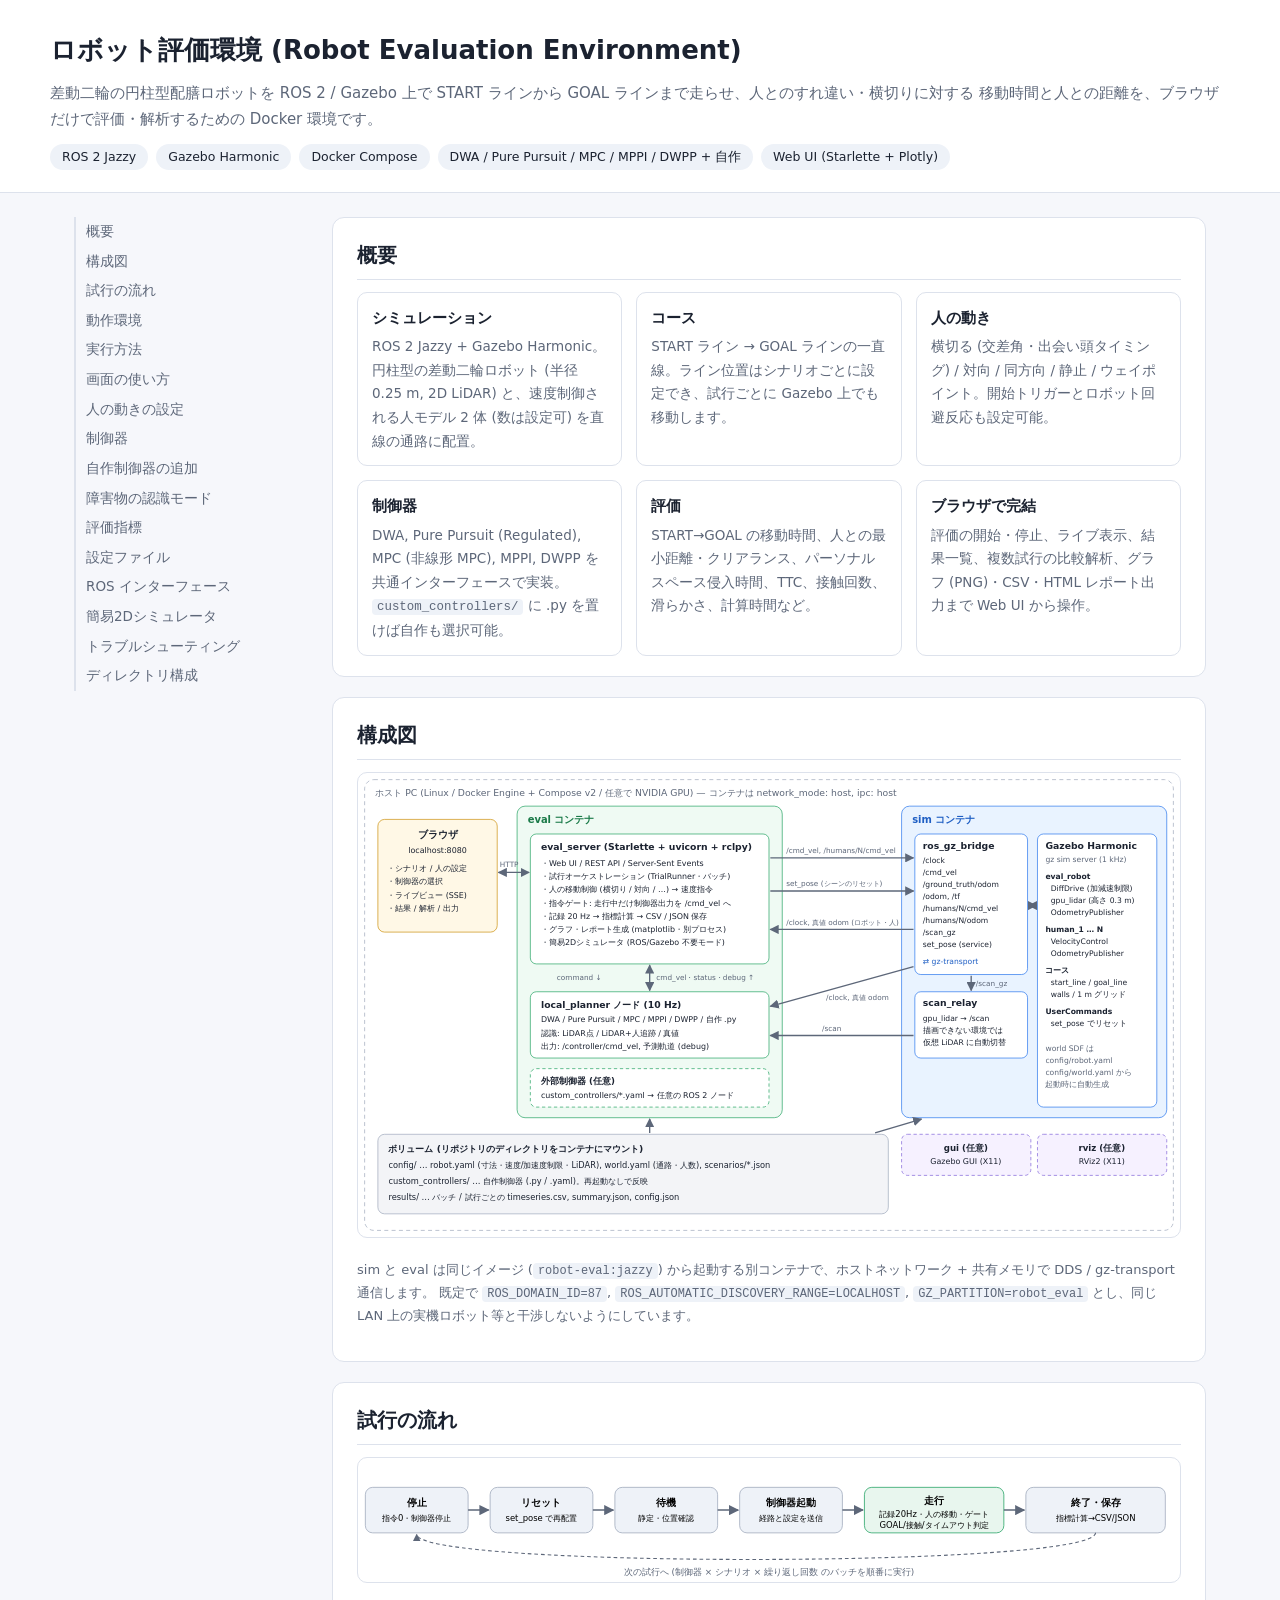
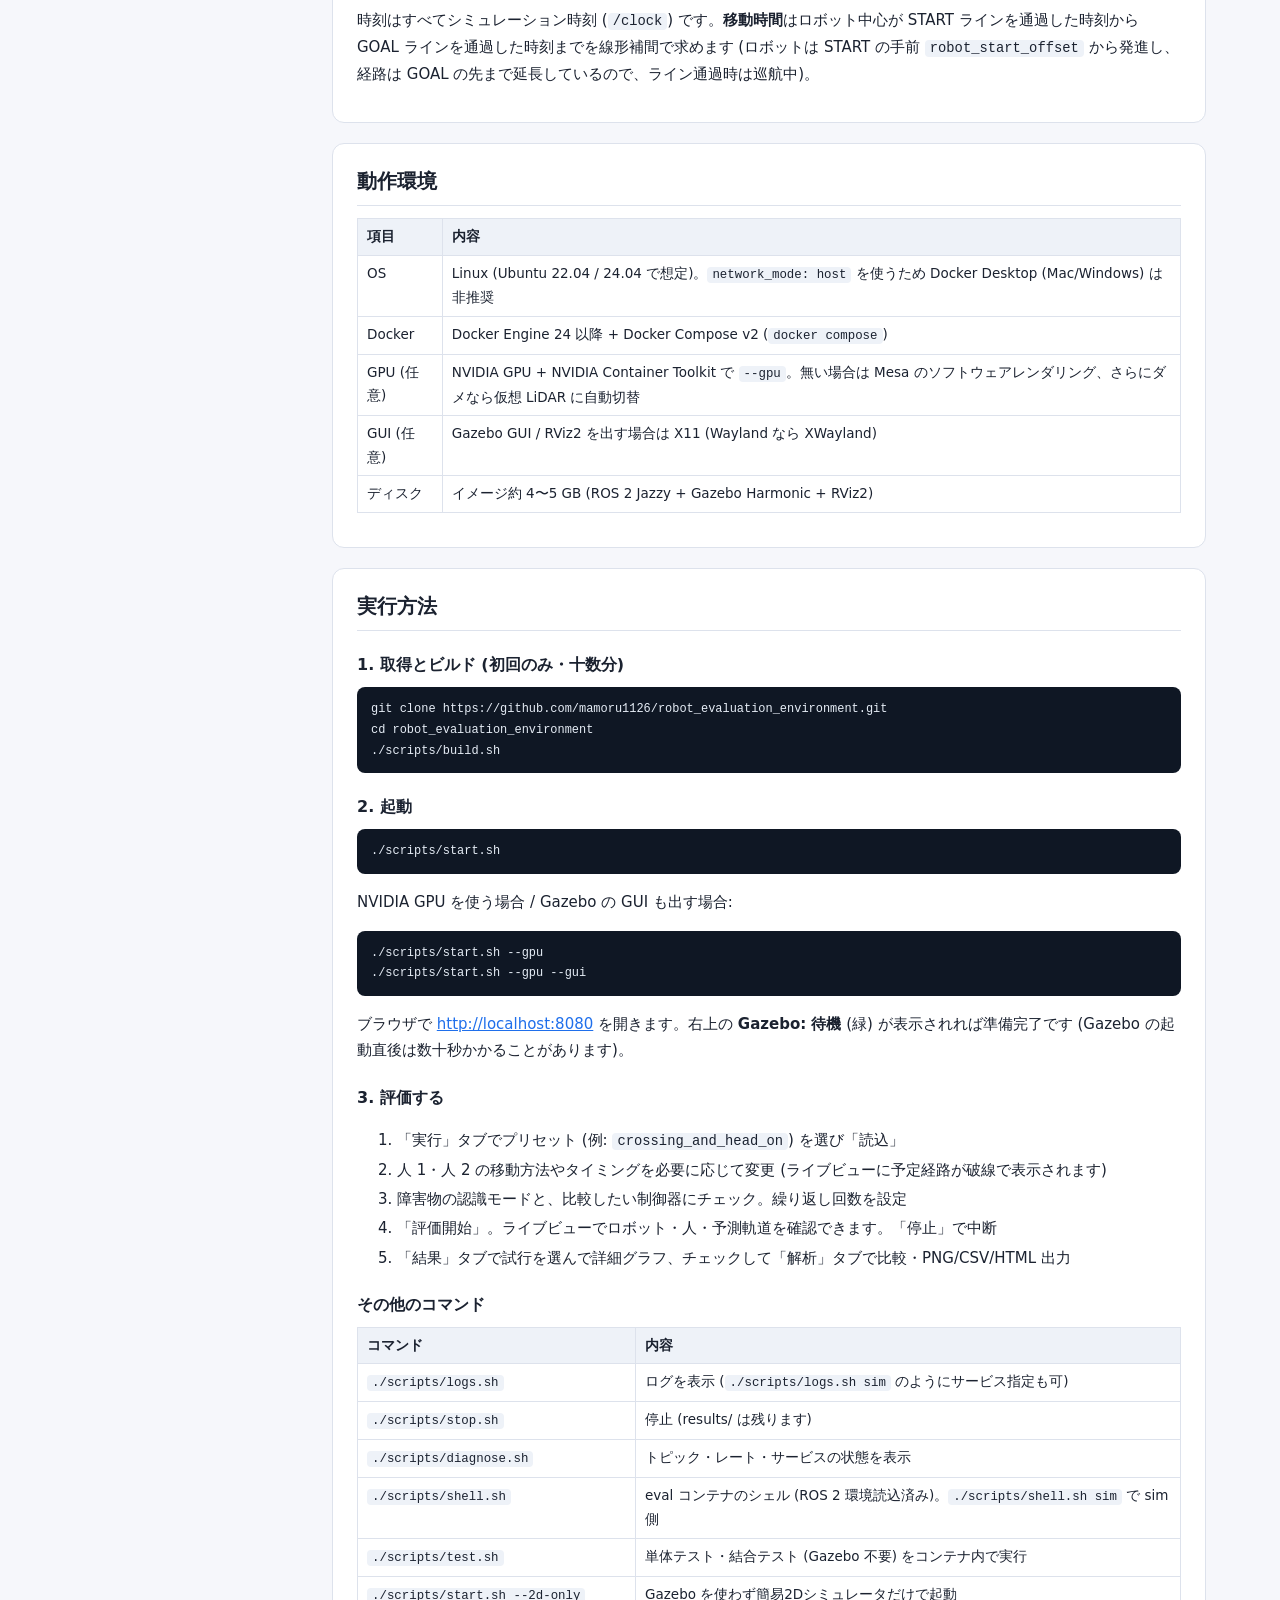
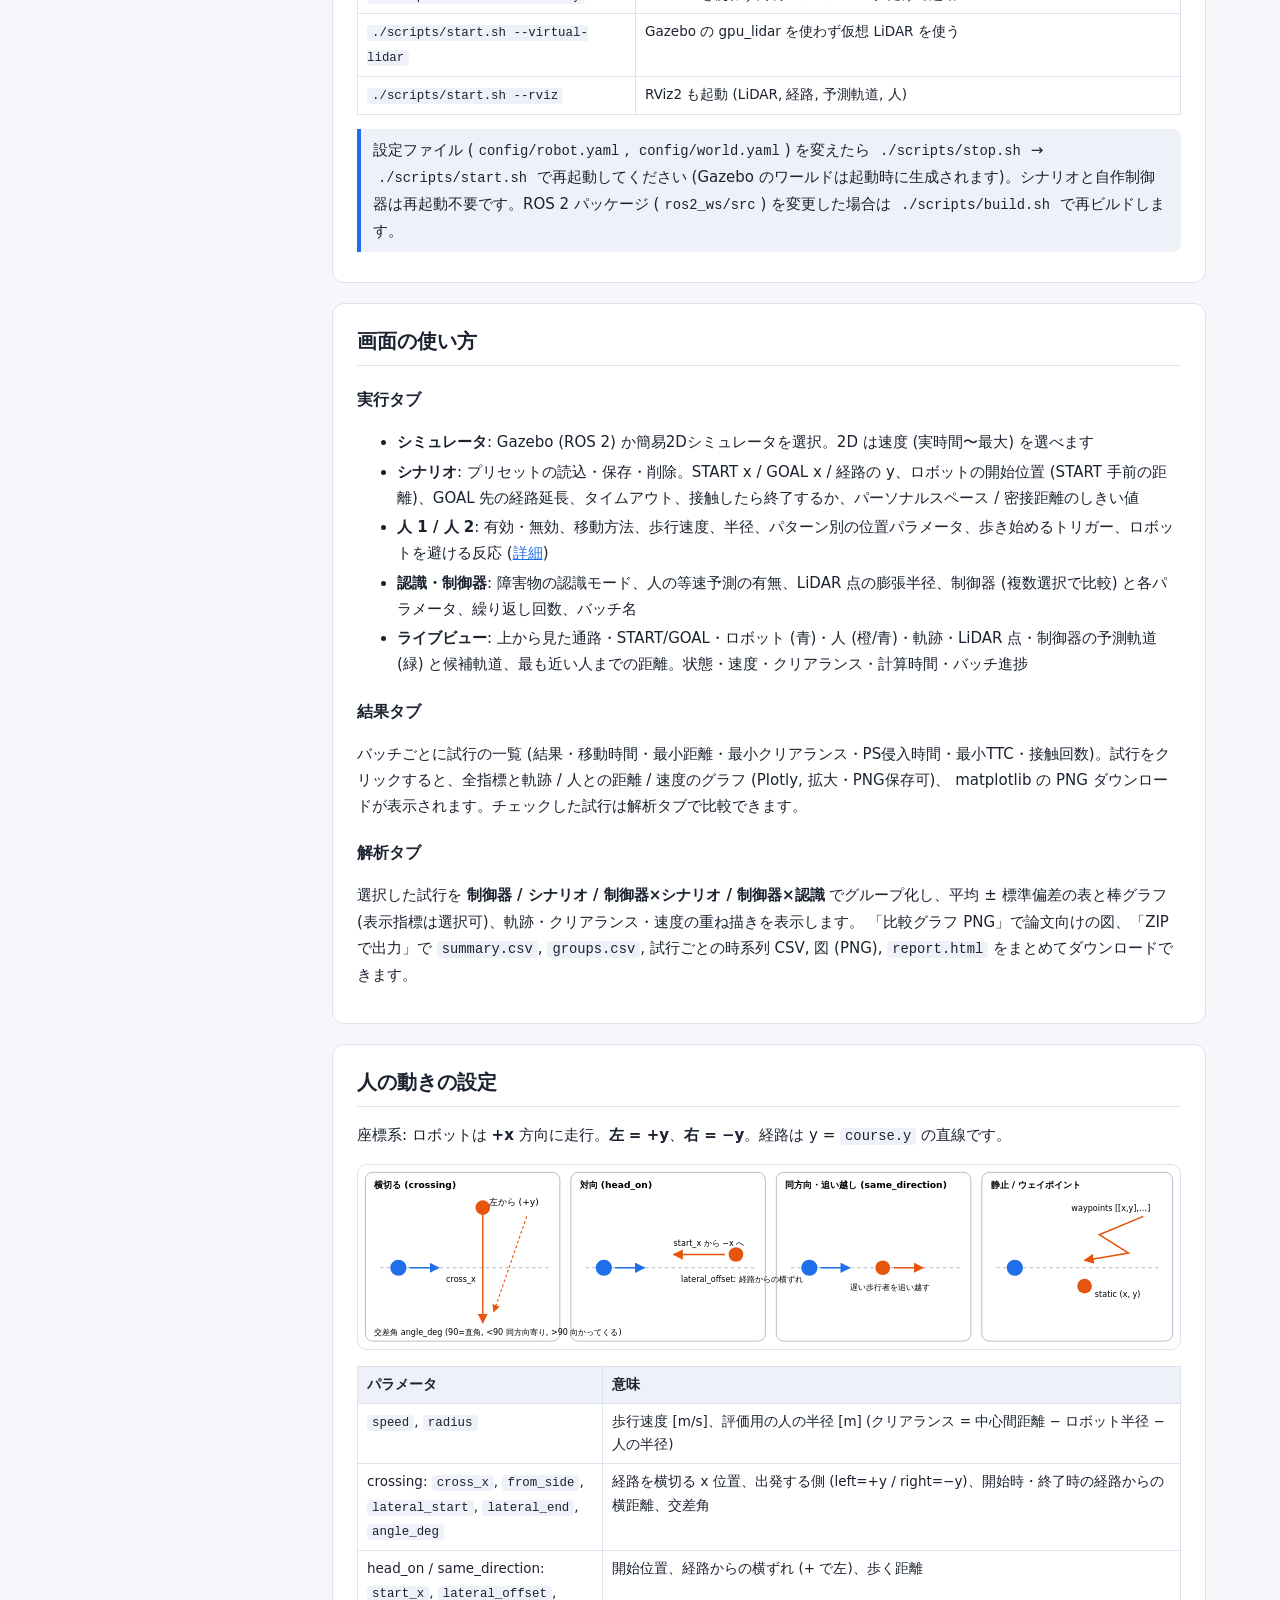
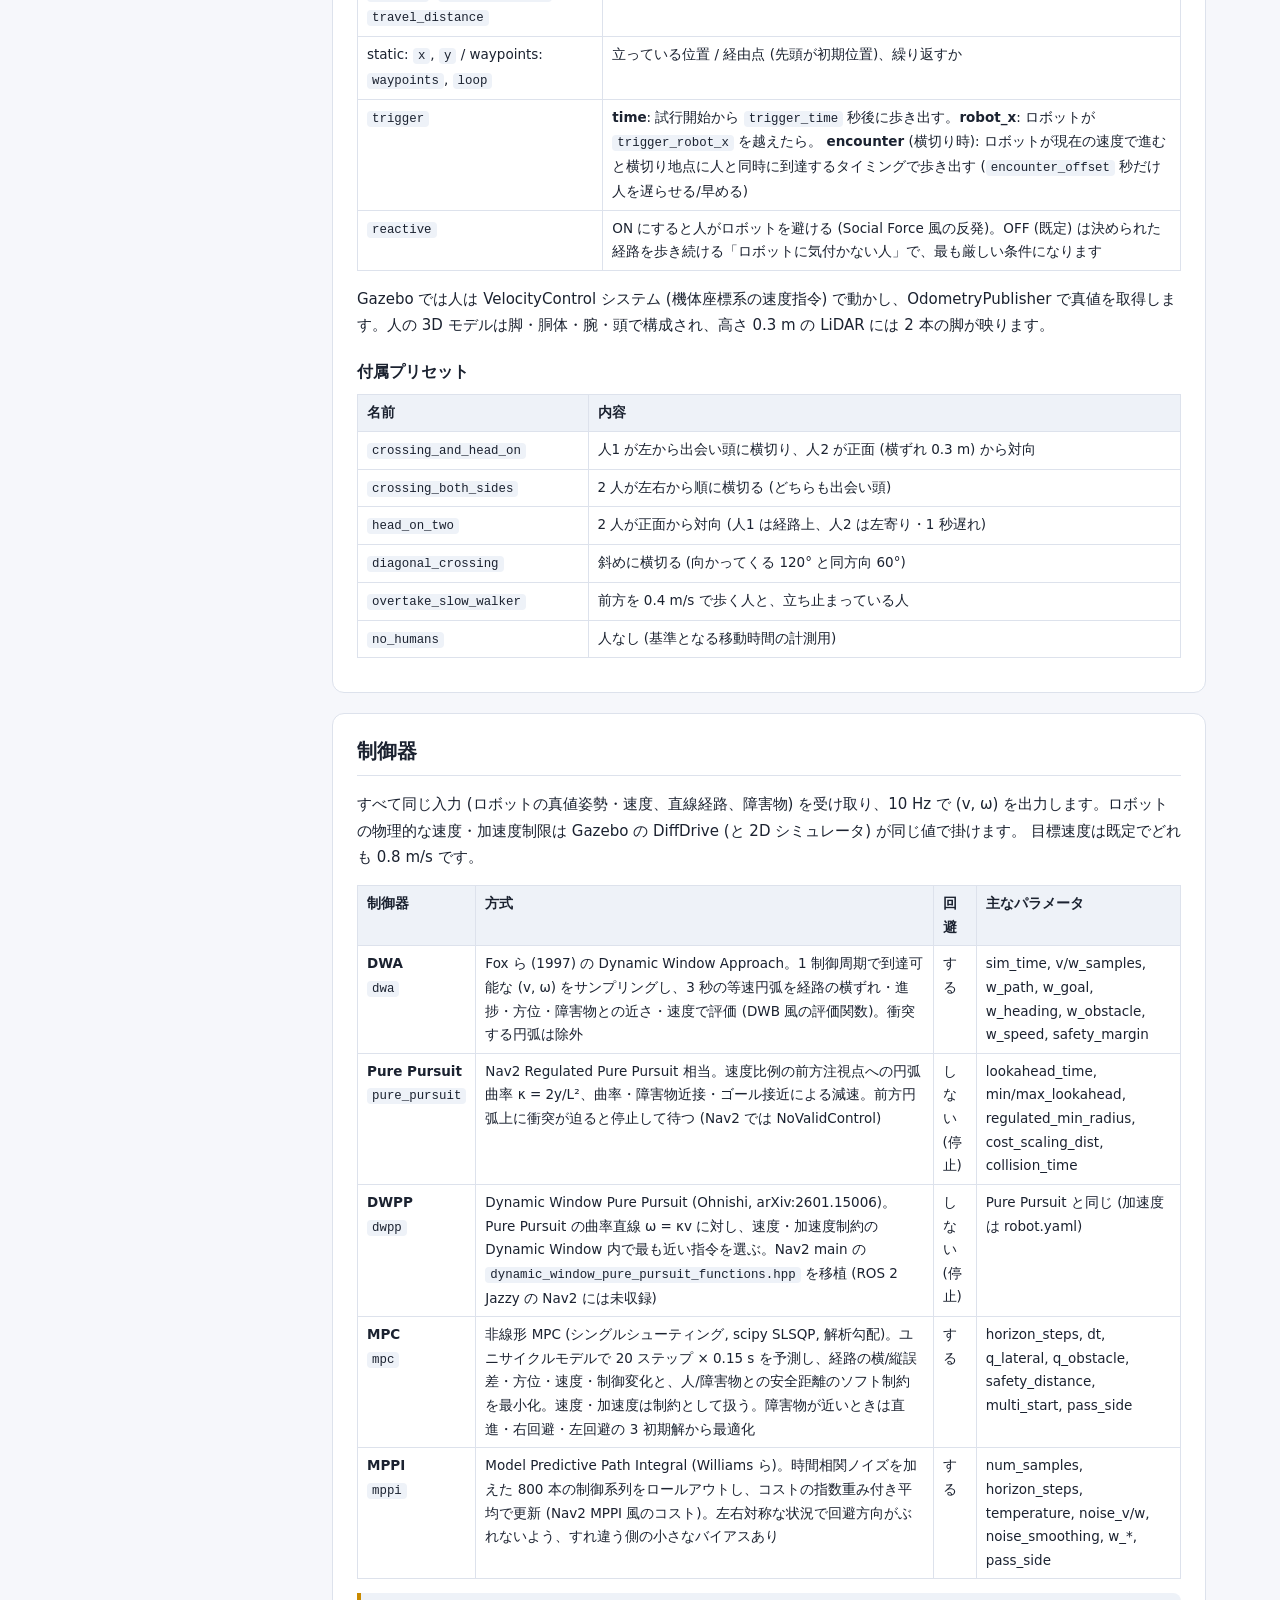
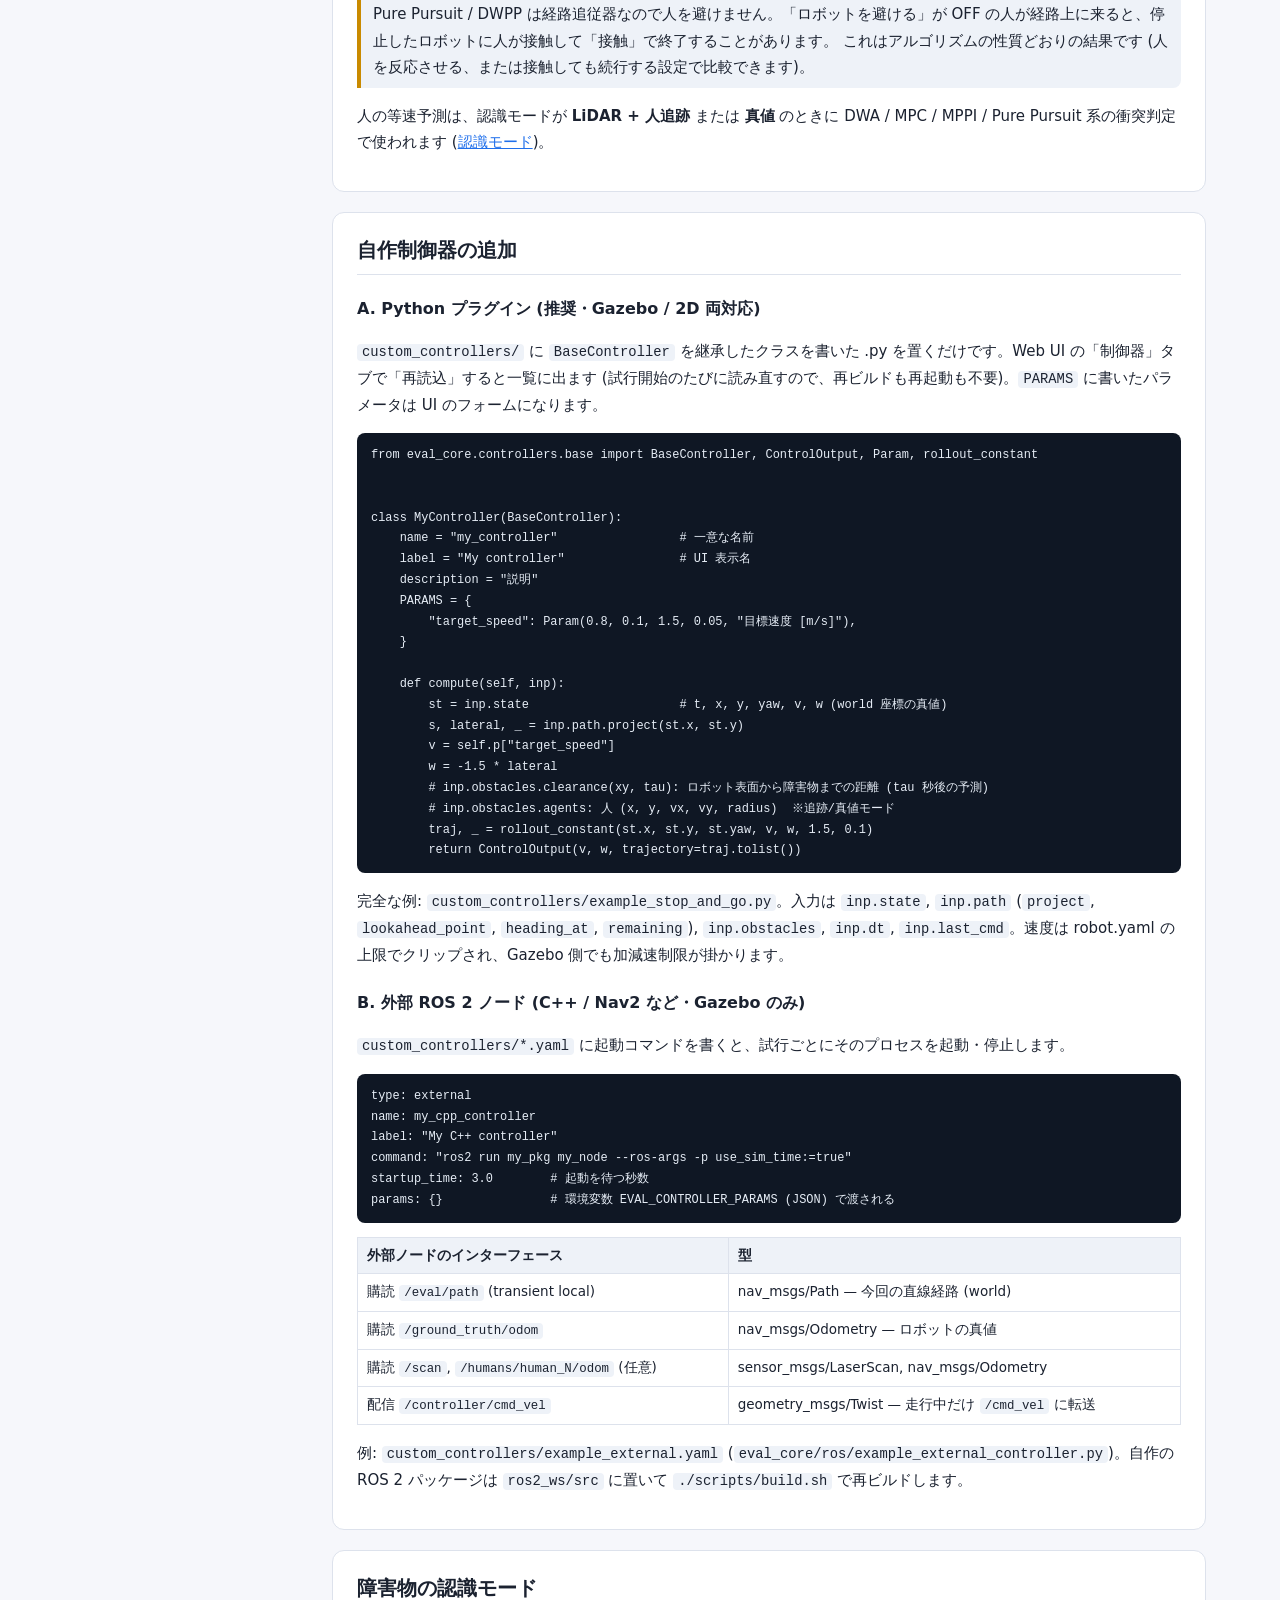
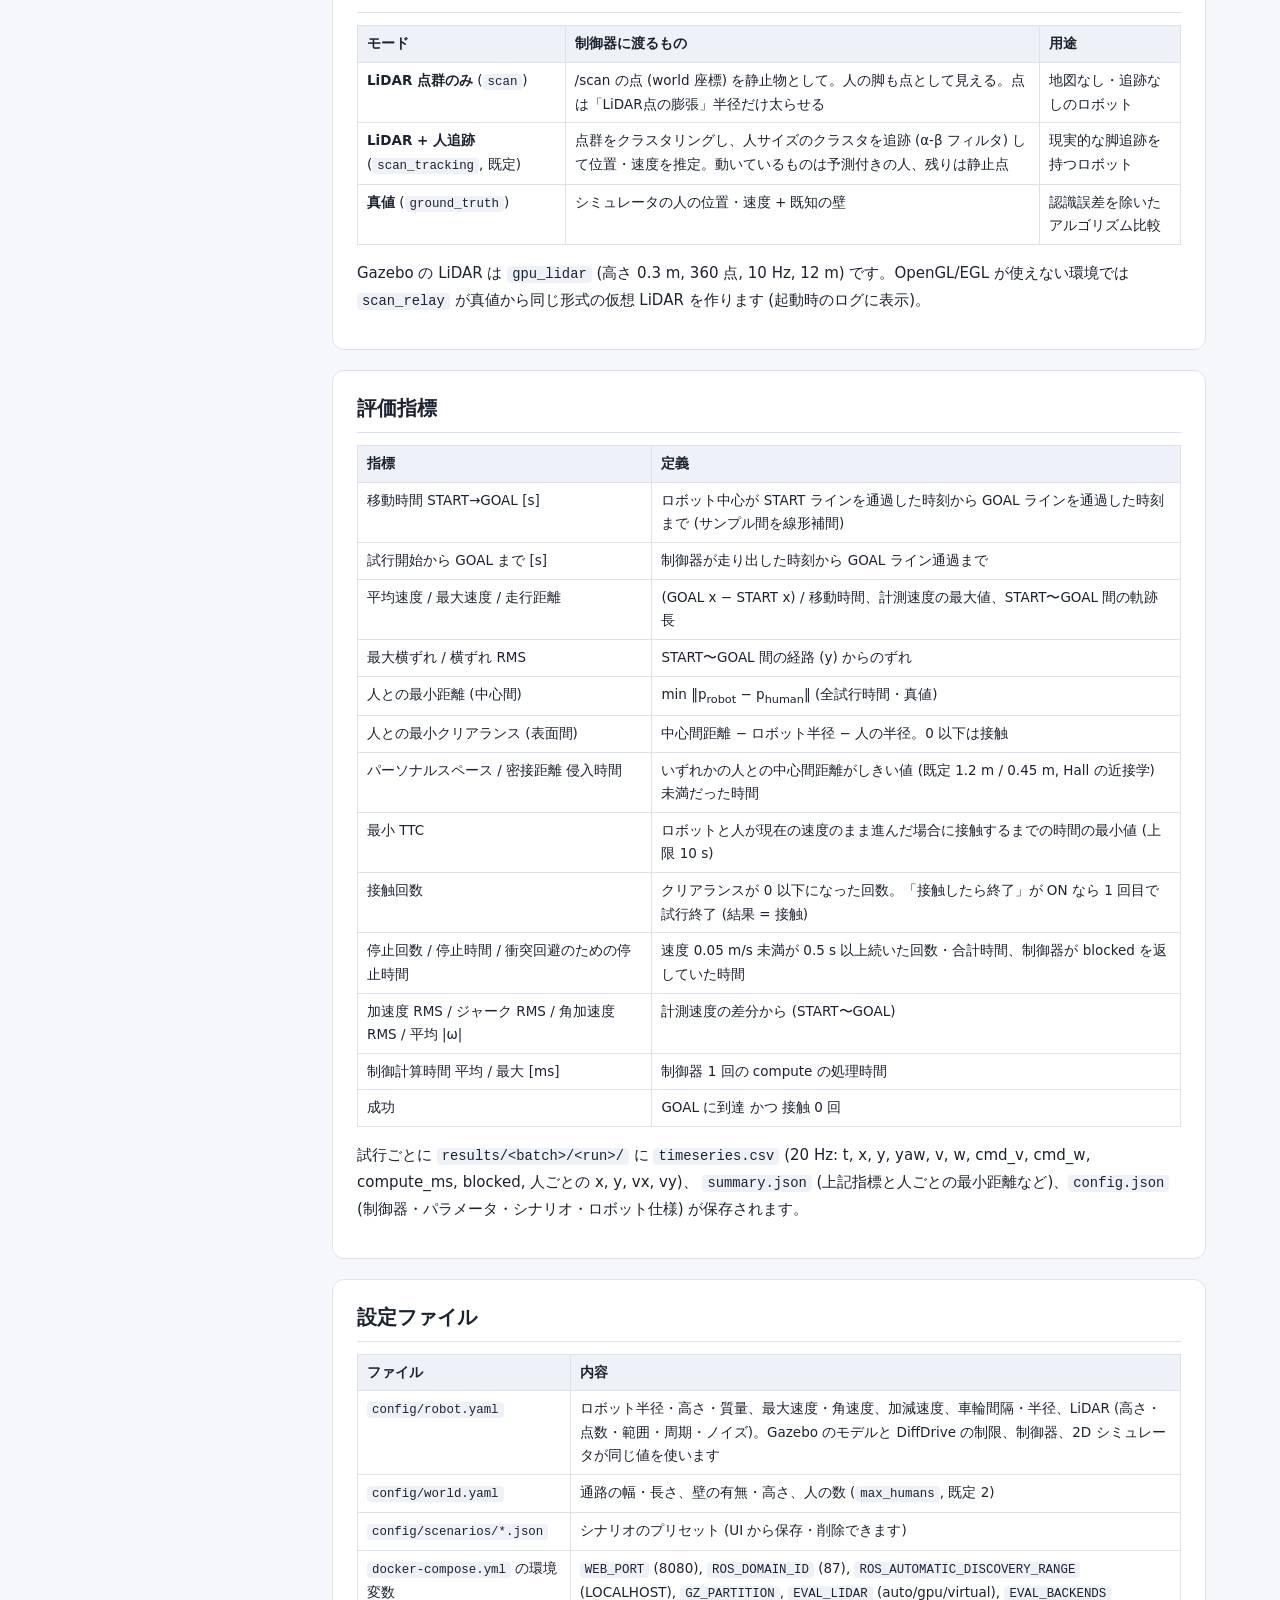
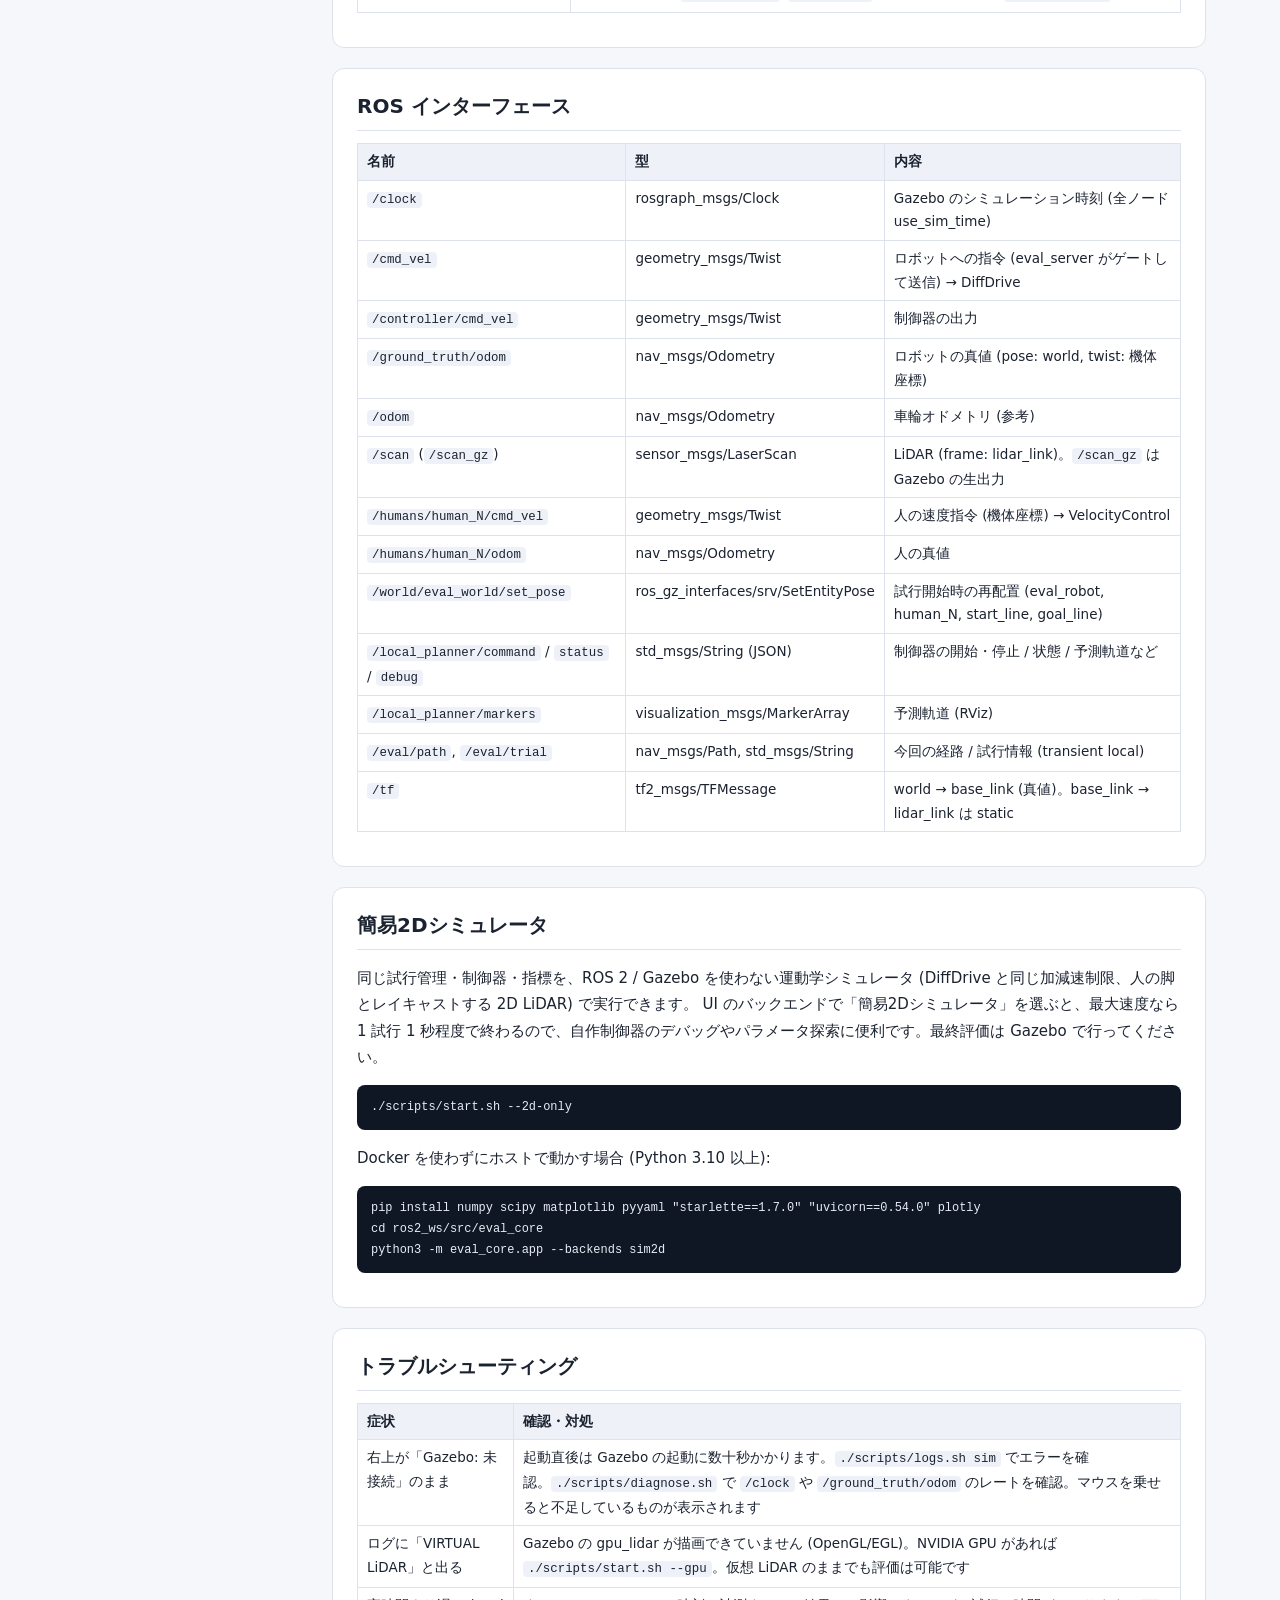
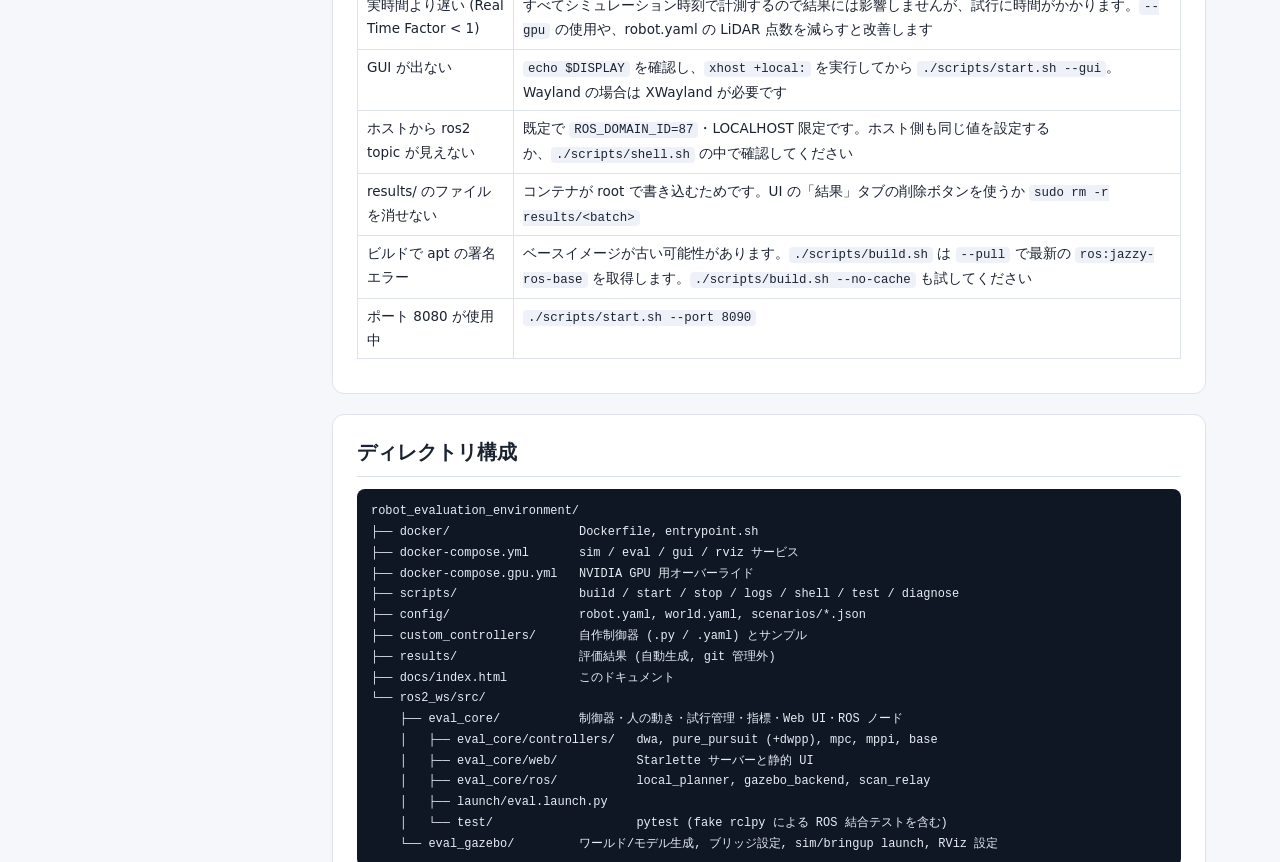
<file: docs/index.html>
<!doctype html>
<html lang="ja">
<head>
<meta charset="utf-8">
<meta name="viewport" content="width=device-width, initial-scale=1">
<title>Robot Evaluation Environment</title>
<style>
:root{--bg:#f6f7fb;--panel:#fff;--ink:#1b2230;--muted:#5d6779;--line:#dde2ec;--accent:#1f6feb;--code:#0f1724;--code-ink:#e6edf6;--chip:#eef2f8;--ok:#1a9e5c;--warn:#c98a00;--bad:#d1453b;--sim:#e9f3ff;--eval:#effaf3;--opt:#f6f1ff}
@media (prefers-color-scheme:dark){:root{--bg:#0f141c;--panel:#161d28;--ink:#e5eaf2;--muted:#9aa5b8;--line:#2a3446;--accent:#5b9bff;--chip:#222c3b;--sim:#16263a;--eval:#15291f;--opt:#231d33}}
*{box-sizing:border-box}
body{margin:0;background:var(--bg);color:var(--ink);font:15px/1.75 system-ui,-apple-system,"Segoe UI","Hiragino Sans","Noto Sans JP","Yu Gothic UI",sans-serif}
a{color:var(--accent)}
header{background:var(--panel);border-bottom:1px solid var(--line);padding:28px 24px 22px}
header .inner,main{max-width:1180px;margin:0 auto}
h1{margin:0 0 6px;font-size:26px}
header p{margin:0;color:var(--muted)}
.badges{display:flex;gap:8px;flex-wrap:wrap;margin-top:12px}
.badge{background:var(--chip);border-radius:999px;padding:2px 12px;font-size:12.5px}
.layout{display:grid;grid-template-columns:230px minmax(0,1fr);gap:28px;max-width:1180px;margin:0 auto;padding:24px}
nav.toc{position:sticky;top:16px;align-self:start;font-size:13.5px}
nav.toc a{display:block;color:var(--muted);text-decoration:none;padding:3px 0 3px 10px;border-left:2px solid var(--line)}
nav.toc a:hover{color:var(--ink);border-left-color:var(--accent)}
@media (max-width:900px){.layout{grid-template-columns:minmax(0,1fr)}nav.toc{position:static;columns:2}}
section{background:var(--panel);border:1px solid var(--line);border-radius:12px;padding:20px 24px;margin-bottom:20px}
h2{font-size:20px;margin:0 0 12px;padding-bottom:6px;border-bottom:1px solid var(--line)}
h3{font-size:16px;margin:20px 0 8px}
pre{background:var(--code);color:var(--code-ink);padding:12px 14px;border-radius:8px;overflow-x:auto;font:13px/1.6 ui-monospace,SFMono-Regular,Menlo,Consolas,monospace;margin:8px 0 14px}
code{font-family:ui-monospace,SFMono-Regular,Menlo,Consolas,monospace;font-size:.92em;background:var(--chip);padding:1px 5px;border-radius:4px}
pre code{background:none;padding:0;color:inherit}
table{border-collapse:collapse;width:100%;font-size:13.5px;margin:8px 0 14px}
th,td{border:1px solid var(--line);padding:6px 9px;text-align:left;vertical-align:top}
th{background:var(--chip)}
.note{border-left:4px solid var(--accent);background:var(--chip);padding:8px 12px;border-radius:0 8px 8px 0;margin:10px 0}
.warn{border-left-color:var(--warn)}
.grid2{display:grid;grid-template-columns:repeat(auto-fit,minmax(260px,1fr));gap:14px}
.card{border:1px solid var(--line);border-radius:10px;padding:12px 14px}
.card h4{margin:0 0 4px}
.card p{margin:0;color:var(--muted);font-size:13.5px}
svg text{font-family:system-ui,"Hiragino Sans","Noto Sans JP",sans-serif}
.diagram{width:100%;height:auto;border:1px solid var(--line);border-radius:10px;background:var(--panel)}
.small{font-size:13px;color:var(--muted)}
ol li,ul li{margin:3px 0}
.kbd{border:1px solid var(--line);border-bottom-width:2px;border-radius:4px;padding:0 5px;font-size:12px}
</style>
</head>
<body>
<header><div class="inner">
  <h1>ロボット評価環境 (Robot Evaluation Environment)</h1>
  <p>差動二輪の円柱型配膳ロボットを ROS 2 / Gazebo 上で START ラインから GOAL ラインまで走らせ、人とのすれ違い・横切りに対する
    移動時間と人との距離を、ブラウザだけで評価・解析するための Docker 環境です。</p>
  <div class="badges">
    <span class="badge">ROS 2 Jazzy</span><span class="badge">Gazebo Harmonic</span><span class="badge">Docker Compose</span>
    <span class="badge">DWA / Pure Pursuit / MPC / MPPI / DWPP + 自作</span><span class="badge">Web UI (Starlette + Plotly)</span>
  </div>
</div></header>

<div class="layout">
<nav class="toc">
  <a href="#overview">概要</a>
  <a href="#architecture">構成図</a>
  <a href="#flow">試行の流れ</a>
  <a href="#requirements">動作環境</a>
  <a href="#quickstart">実行方法</a>
  <a href="#ui">画面の使い方</a>
  <a href="#humans">人の動きの設定</a>
  <a href="#controllers">制御器</a>
  <a href="#custom">自作制御器の追加</a>
  <a href="#perception">障害物の認識モード</a>
  <a href="#metrics">評価指標</a>
  <a href="#config">設定ファイル</a>
  <a href="#ros">ROS インターフェース</a>
  <a href="#sim2d">簡易2Dシミュレータ</a>
  <a href="#troubleshooting">トラブルシューティング</a>
  <a href="#files">ディレクトリ構成</a>
</nav>

<main>
<!-- ============================================================== -->
<section id="overview">
  <h2>概要</h2>
  <div class="grid2">
    <div class="card"><h4>シミュレーション</h4><p>ROS 2 Jazzy + Gazebo Harmonic。円柱型の差動二輪ロボット (半径 0.25 m, 2D LiDAR) と、速度制御される人モデル 2 体 (数は設定可) を直線の通路に配置。</p></div>
    <div class="card"><h4>コース</h4><p>START ライン → GOAL ラインの一直線。ライン位置はシナリオごとに設定でき、試行ごとに Gazebo 上でも移動します。</p></div>
    <div class="card"><h4>人の動き</h4><p>横切る (交差角・出会い頭タイミング) / 対向 / 同方向 / 静止 / ウェイポイント。開始トリガーとロボット回避反応も設定可能。</p></div>
    <div class="card"><h4>制御器</h4><p>DWA, Pure Pursuit (Regulated), MPC (非線形 MPC), MPPI, DWPP を共通インターフェースで実装。<code>custom_controllers/</code> に .py を置けば自作も選択可能。</p></div>
    <div class="card"><h4>評価</h4><p>START→GOAL の移動時間、人との最小距離・クリアランス、パーソナルスペース侵入時間、TTC、接触回数、滑らかさ、計算時間など。</p></div>
    <div class="card"><h4>ブラウザで完結</h4><p>評価の開始・停止、ライブ表示、結果一覧、複数試行の比較解析、グラフ (PNG)・CSV・HTML レポート出力まで Web UI から操作。</p></div>
  </div>
</section>

<!-- ============================================================== -->
<section id="architecture">
  <h2>構成図</h2>
  <svg class="diagram" viewBox="0 0 1240 700" role="img" aria-label="システム構成図">
    <defs>
      <marker id="ar" viewBox="0 0 10 10" refX="9" refY="5" markerWidth="7" markerHeight="7" orient="auto-start-reverse"><path d="M0,0 L10,5 L0,10 z" fill="#5d6779"/></marker>
    </defs>
    <rect x="10" y="10" width="1220" height="680" rx="14" fill="none" stroke="#9aa5b8" stroke-dasharray="6 5"/>
    <text x="26" y="34" font-size="14" fill="#5d6779">ホスト PC (Linux / Docker Engine + Compose v2 / 任意で NVIDIA GPU)  —  コンテナは network_mode: host, ipc: host</text>

    <!-- browser -->
    <rect x="30" y="70" width="180" height="170" rx="10" fill="#fff8e6" stroke="#c98a00"/>
    <text x="120" y="98" font-size="15" font-weight="700" text-anchor="middle" fill="#1b2230">ブラウザ</text>
    <text x="120" y="120" font-size="12" text-anchor="middle" fill="#1b2230">localhost:8080</text>
    <g font-size="12" fill="#1b2230">
      <text x="44" y="148">・シナリオ / 人の設定</text>
      <text x="44" y="168">・制御器の選択</text>
      <text x="44" y="188">・ライブビュー (SSE)</text>
      <text x="44" y="208">・結果 / 解析 / 出力</text>
    </g>

    <!-- eval container -->
    <rect x="240" y="50" width="400" height="470" rx="12" fill="#effaf3" stroke="#1a9e5c"/>
    <text x="256" y="76" font-size="15" font-weight="700" fill="#1a7a48">eval コンテナ</text>
    <rect x="260" y="92" width="360" height="196" rx="9" fill="#fff" stroke="#1a9e5c"/>
    <text x="276" y="116" font-size="14" font-weight="700" fill="#1b2230">eval_server (Starlette + uvicorn + rclpy)</text>
    <g font-size="12" fill="#1b2230">
      <text x="276" y="140">・Web UI / REST API / Server-Sent Events</text>
      <text x="276" y="160">・試行オーケストレーション (TrialRunner・バッチ)</text>
      <text x="276" y="180">・人の移動制御 (横切り / 対向 / …) → 速度指令</text>
      <text x="276" y="200">・指令ゲート: 走行中だけ制御器出力を /cmd_vel へ</text>
      <text x="276" y="220">・記録 20 Hz → 指標計算 → CSV / JSON 保存</text>
      <text x="276" y="240">・グラフ・レポート生成 (matplotlib・別プロセス)</text>
      <text x="276" y="260">・簡易2Dシミュレータ (ROS/Gazebo 不要モード)</text>
    </g>
    <rect x="260" y="330" width="360" height="100" rx="9" fill="#fff" stroke="#1a9e5c"/>
    <text x="276" y="354" font-size="14" font-weight="700" fill="#1b2230">local_planner ノード (10 Hz)</text>
    <g font-size="12" fill="#1b2230">
      <text x="276" y="376">DWA / Pure Pursuit / MPC / MPPI / DWPP / 自作 .py</text>
      <text x="276" y="396">認識: LiDAR点 / LiDAR+人追跡 / 真値</text>
      <text x="276" y="416">出力: /controller/cmd_vel, 予測軌道 (debug)</text>
    </g>
    <rect x="260" y="446" width="360" height="58" rx="9" fill="#fff" stroke="#1a9e5c" stroke-dasharray="5 4"/>
    <text x="276" y="469" font-size="13" font-weight="700" fill="#1b2230">外部制御器 (任意)</text>
    <text x="276" y="490" font-size="12" fill="#1b2230">custom_controllers/*.yaml → 任意の ROS 2 ノード</text>

    <!-- sim container -->
    <rect x="820" y="50" width="400" height="470" rx="12" fill="#e9f3ff" stroke="#1f6feb"/>
    <text x="836" y="76" font-size="15" font-weight="700" fill="#1f5fc4">sim コンテナ</text>
    <rect x="840" y="92" width="170" height="212" rx="9" fill="#fff" stroke="#1f6feb"/>
    <text x="852" y="114" font-size="14" font-weight="700" fill="#1b2230">ros_gz_bridge</text>
    <g font-size="11.5" fill="#1b2230">
      <text x="852" y="136">/clock</text>
      <text x="852" y="154">/cmd_vel</text>
      <text x="852" y="172">/ground_truth/odom</text>
      <text x="852" y="190">/odom, /tf</text>
      <text x="852" y="208">/humans/N/cmd_vel</text>
      <text x="852" y="226">/humans/N/odom</text>
      <text x="852" y="244">/scan_gz</text>
      <text x="852" y="262">set_pose (service)</text>
      <text x="852" y="288" fill="#1f5fc4">⇄ gz-transport</text>
    </g>
    <rect x="840" y="330" width="170" height="100" rx="9" fill="#fff" stroke="#1f6feb"/>
    <text x="852" y="352" font-size="14" font-weight="700" fill="#1b2230">scan_relay</text>
    <g font-size="11.5" fill="#1b2230">
      <text x="852" y="374">gpu_lidar → /scan</text>
      <text x="852" y="392">描画できない環境では</text>
      <text x="852" y="410">仮想 LiDAR に自動切替</text>
    </g>
    <rect x="1025" y="92" width="180" height="412" rx="9" fill="#fff" stroke="#1f6feb"/>
    <text x="1037" y="114" font-size="14" font-weight="700" fill="#1b2230">Gazebo Harmonic</text>
    <g font-size="11.5" fill="#1b2230">
      <text x="1037" y="134" fill="#5d6779">gz sim server (1 kHz)</text>
      <text x="1037" y="160" font-weight="700">eval_robot</text>
      <text x="1045" y="178">DiffDrive (加減速制限)</text>
      <text x="1045" y="196">gpu_lidar (高さ 0.3 m)</text>
      <text x="1045" y="214">OdometryPublisher</text>
      <text x="1037" y="240" font-weight="700">human_1 … N</text>
      <text x="1045" y="258">VelocityControl</text>
      <text x="1045" y="276">OdometryPublisher</text>
      <text x="1037" y="302" font-weight="700">コース</text>
      <text x="1045" y="320">start_line / goal_line</text>
      <text x="1045" y="338">walls / 1 m グリッド</text>
      <text x="1037" y="364" font-weight="700">UserCommands</text>
      <text x="1045" y="382">set_pose でリセット</text>
      <text x="1037" y="420" fill="#5d6779">world SDF は</text>
      <text x="1037" y="438" fill="#5d6779">config/robot.yaml</text>
      <text x="1037" y="456" fill="#5d6779">config/world.yaml から</text>
      <text x="1037" y="474" fill="#5d6779">起動時に自動生成</text>
    </g>

    <!-- optional gui / rviz -->
    <rect x="820" y="545" width="195" height="62" rx="9" fill="#f6f1ff" stroke="#7a5bd6" stroke-dasharray="5 4"/>
    <text x="917" y="570" font-size="13" font-weight="700" text-anchor="middle" fill="#1b2230">gui (任意)</text>
    <text x="917" y="590" font-size="12" text-anchor="middle" fill="#1b2230">Gazebo GUI (X11)</text>
    <rect x="1025" y="545" width="195" height="62" rx="9" fill="#f6f1ff" stroke="#7a5bd6" stroke-dasharray="5 4"/>
    <text x="1122" y="570" font-size="13" font-weight="700" text-anchor="middle" fill="#1b2230">rviz (任意)</text>
    <text x="1122" y="590" font-size="12" text-anchor="middle" fill="#1b2230">RViz2 (X11)</text>

    <!-- volumes -->
    <rect x="30" y="545" width="770" height="120" rx="10" fill="#f3f4f7" stroke="#9aa5b8"/>
    <text x="46" y="571" font-size="14" font-weight="700" fill="#1b2230">ボリューム (リポジトリのディレクトリをコンテナにマウント)</text>
    <g font-size="12.5" fill="#1b2230">
      <text x="46" y="596">config/ … robot.yaml (寸法・速度/加速度制限・LiDAR), world.yaml (通路・人数), scenarios/*.json</text>
      <text x="46" y="620">custom_controllers/ … 自作制御器 (.py / .yaml)。再起動なしで反映</text>
      <text x="46" y="644">results/ … バッチ / 試行ごとの timeseries.csv, summary.json, config.json</text>
    </g>

    <!-- flows -->
    <g stroke="#5d6779" stroke-width="2" fill="none">
      <line x1="212" y1="150" x2="258" y2="150" marker-start="url(#ar)" marker-end="url(#ar)"/>
      <line x1="622" y1="128" x2="838" y2="128" marker-end="url(#ar)"/>
      <line x1="622" y1="178" x2="838" y2="178" marker-end="url(#ar)"/>
      <line x1="838" y1="236" x2="622" y2="236" marker-end="url(#ar)"/>
      <line x1="838" y1="292" x2="622" y2="352" marker-end="url(#ar)"/>
      <line x1="838" y1="396" x2="622" y2="396" marker-end="url(#ar)"/>
      <line x1="440" y1="290" x2="440" y2="328" marker-start="url(#ar)" marker-end="url(#ar)"/>
      <line x1="925" y1="306" x2="925" y2="328" marker-end="url(#ar)"/>
      <line x1="1012" y1="200" x2="1023" y2="200" marker-start="url(#ar)" marker-end="url(#ar)"/>
      <line x1="440" y1="543" x2="440" y2="522" marker-end="url(#ar)"/>
      <line x1="780" y1="543" x2="850" y2="522" marker-end="url(#ar)"/>
    </g>
    <g font-size="11" fill="#5d6779">
      <text x="214" y="142">HTTP</text>
      <text x="646" y="121">/cmd_vel, /humans/N/cmd_vel</text>
      <text x="646" y="171">set_pose (シーンのリセット)</text>
      <text x="646" y="229">/clock, 真値 odom (ロボット・人)</text>
      <text x="706" y="342">/clock, 真値 odom</text>
      <text x="700" y="389">/scan</text>
      <text x="300" y="313" text-anchor="start">command ↓</text>
      <text x="450" y="313">cmd_vel・status・debug ↑</text>
      <text x="932" y="322">/scan_gz</text>
    </g>
  </svg>
  <p class="small">sim と eval は同じイメージ (<code>robot-eval:jazzy</code>) から起動する別コンテナで、ホストネットワーク + 共有メモリで DDS / gz-transport 通信します。
    既定で <code>ROS_DOMAIN_ID=87</code>, <code>ROS_AUTOMATIC_DISCOVERY_RANGE=LOCALHOST</code>, <code>GZ_PARTITION=robot_eval</code> とし、同じ LAN 上の実機ロボット等と干渉しないようにしています。</p>
</section>

<!-- ============================================================== -->
<section id="flow">
  <h2>試行の流れ</h2>
  <svg class="diagram" viewBox="0 0 1120 170" role="img" aria-label="試行の状態遷移">
    <defs><marker id="ar2" viewBox="0 0 10 10" refX="9" refY="5" markerWidth="7" markerHeight="7" orient="auto"><path d="M0,0 L10,5 L0,10 z" fill="#5d6779"/></marker></defs>
    <g font-size="13" text-anchor="middle">
      <rect x="10" y="40" width="140" height="62" rx="10" fill="#eef2f8" stroke="#9aa5b8"/><text x="80" y="66" font-weight="700">停止</text><text x="80" y="86" font-size="11.5">指令0・制御器停止</text>
      <rect x="180" y="40" width="140" height="62" rx="10" fill="#eef2f8" stroke="#9aa5b8"/><text x="250" y="66" font-weight="700">リセット</text><text x="250" y="86" font-size="11.5">set_pose で再配置</text>
      <rect x="350" y="40" width="140" height="62" rx="10" fill="#eef2f8" stroke="#9aa5b8"/><text x="420" y="66" font-weight="700">待機</text><text x="420" y="86" font-size="11.5">静定・位置確認</text>
      <rect x="520" y="40" width="140" height="62" rx="10" fill="#eef2f8" stroke="#9aa5b8"/><text x="590" y="66" font-weight="700">制御器起動</text><text x="590" y="86" font-size="11.5">経路と設定を送信</text>
      <rect x="690" y="40" width="190" height="62" rx="10" fill="#e8f6ee" stroke="#1a9e5c"/><text x="785" y="62" font-weight="700">走行</text><text x="785" y="80" font-size="11.5">記録20Hz・人の移動・ゲート</text><text x="785" y="96" font-size="11.5">GOAL/接触/タイムアウト判定</text>
      <rect x="910" y="40" width="190" height="62" rx="10" fill="#eef2f8" stroke="#9aa5b8"/><text x="1005" y="66" font-weight="700">終了・保存</text><text x="1005" y="86" font-size="11.5">指標計算→CSV/JSON</text>
    </g>
    <g stroke="#5d6779" stroke-width="2" marker-end="url(#ar2)"><line x1="150" y1="71" x2="178" y2="71"/><line x1="320" y1="71" x2="348" y2="71"/><line x1="490" y1="71" x2="518" y2="71"/><line x1="660" y1="71" x2="688" y2="71"/><line x1="880" y1="71" x2="908" y2="71"/></g>
    <path d="M1005 102 C1005 150, 80 150, 80 104" fill="none" stroke="#5d6779" stroke-width="1.5" stroke-dasharray="5 4" marker-end="url(#ar2)"/>
    <text x="560" y="160" font-size="12" text-anchor="middle" fill="#5d6779">次の試行へ (制御器 × シナリオ × 繰り返し回数 のバッチを順番に実行)</text>
  </svg>
  <p>時刻はすべてシミュレーション時刻 (<code>/clock</code>) です。<b>移動時間</b>はロボット中心が START ラインを通過した時刻から GOAL ラインを通過した時刻までを線形補間で求めます
    (ロボットは START の手前 <code>robot_start_offset</code> から発進し、経路は GOAL の先まで延長しているので、ライン通過時は巡航中)。</p>
</section>

<!-- ============================================================== -->
<section id="requirements">
  <h2>動作環境</h2>
  <table>
    <tr><th>項目</th><th>内容</th></tr>
    <tr><td>OS</td><td>Linux (Ubuntu 22.04 / 24.04 で想定)。<code>network_mode: host</code> を使うため Docker Desktop (Mac/Windows) は非推奨</td></tr>
    <tr><td>Docker</td><td>Docker Engine 24 以降 + Docker Compose v2 (<code>docker compose</code>)</td></tr>
    <tr><td>GPU (任意)</td><td>NVIDIA GPU + NVIDIA Container Toolkit で <code>--gpu</code>。無い場合は Mesa のソフトウェアレンダリング、さらにダメなら仮想 LiDAR に自動切替</td></tr>
    <tr><td>GUI (任意)</td><td>Gazebo GUI / RViz2 を出す場合は X11 (Wayland なら XWayland)</td></tr>
    <tr><td>ディスク</td><td>イメージ約 4〜5 GB (ROS 2 Jazzy + Gazebo Harmonic + RViz2)</td></tr>
  </table>
</section>

<!-- ============================================================== -->
<section id="quickstart">
  <h2>実行方法</h2>
  <h3>1. 取得とビルド (初回のみ・十数分)</h3>
<pre><code>git clone https://github.com/mamoru1126/robot_evaluation_environment.git
cd robot_evaluation_environment
./scripts/build.sh</code></pre>
  <h3>2. 起動</h3>
<pre><code>./scripts/start.sh</code></pre>
  <p>NVIDIA GPU を使う場合 / Gazebo の GUI も出す場合:</p>
<pre><code>./scripts/start.sh --gpu
./scripts/start.sh --gpu --gui</code></pre>
  <p>ブラウザで <a href="http://localhost:8080">http://localhost:8080</a> を開きます。右上の <b>Gazebo: 待機</b> (緑) が表示されれば準備完了です
    (Gazebo の起動直後は数十秒かかることがあります)。</p>
  <h3>3. 評価する</h3>
  <ol>
    <li>「実行」タブでプリセット (例: <code>crossing_and_head_on</code>) を選び「読込」</li>
    <li>人 1・人 2 の移動方法やタイミングを必要に応じて変更 (ライブビューに予定経路が破線で表示されます)</li>
    <li>障害物の認識モードと、比較したい制御器にチェック。繰り返し回数を設定</li>
    <li>「評価開始」。ライブビューでロボット・人・予測軌道を確認できます。「停止」で中断</li>
    <li>「結果」タブで試行を選んで詳細グラフ、チェックして「解析」タブで比較・PNG/CSV/HTML 出力</li>
  </ol>
  <h3>その他のコマンド</h3>
  <table>
    <tr><th>コマンド</th><th>内容</th></tr>
    <tr><td><code>./scripts/logs.sh</code></td><td>ログを表示 (<code>./scripts/logs.sh sim</code> のようにサービス指定も可)</td></tr>
    <tr><td><code>./scripts/stop.sh</code></td><td>停止 (results/ は残ります)</td></tr>
    <tr><td><code>./scripts/diagnose.sh</code></td><td>トピック・レート・サービスの状態を表示</td></tr>
    <tr><td><code>./scripts/shell.sh</code></td><td>eval コンテナのシェル (ROS 2 環境読込済み)。<code>./scripts/shell.sh sim</code> で sim 側</td></tr>
    <tr><td><code>./scripts/test.sh</code></td><td>単体テスト・結合テスト (Gazebo 不要) をコンテナ内で実行</td></tr>
    <tr><td><code>./scripts/start.sh --2d-only</code></td><td>Gazebo を使わず簡易2Dシミュレータだけで起動</td></tr>
    <tr><td><code>./scripts/start.sh --virtual-lidar</code></td><td>Gazebo の gpu_lidar を使わず仮想 LiDAR を使う</td></tr>
    <tr><td><code>./scripts/start.sh --rviz</code></td><td>RViz2 も起動 (LiDAR, 経路, 予測軌道, 人)</td></tr>
  </table>
  <div class="note">設定ファイル (<code>config/robot.yaml</code>, <code>config/world.yaml</code>) を変えたら <code>./scripts/stop.sh</code> → <code>./scripts/start.sh</code> で再起動してください
    (Gazebo のワールドは起動時に生成されます)。シナリオと自作制御器は再起動不要です。ROS 2 パッケージ (<code>ros2_ws/src</code>) を変更した場合は <code>./scripts/build.sh</code> で再ビルドします。</div>
</section>

<!-- ============================================================== -->
<section id="ui">
  <h2>画面の使い方</h2>
  <h3>実行タブ</h3>
  <ul>
    <li><b>シミュレータ</b>: Gazebo (ROS 2) か簡易2Dシミュレータを選択。2D は速度 (実時間〜最大) を選べます</li>
    <li><b>シナリオ</b>: プリセットの読込・保存・削除。START x / GOAL x / 経路の y、ロボットの開始位置 (START 手前の距離)、GOAL 先の経路延長、タイムアウト、接触したら終了するか、パーソナルスペース / 密接距離のしきい値</li>
    <li><b>人 1 / 人 2</b>: 有効・無効、移動方法、歩行速度、半径、パターン別の位置パラメータ、歩き始めるトリガー、ロボットを避ける反応 (<a href="#humans">詳細</a>)</li>
    <li><b>認識・制御器</b>: 障害物の認識モード、人の等速予測の有無、LiDAR 点の膨張半径、制御器 (複数選択で比較) と各パラメータ、繰り返し回数、バッチ名</li>
    <li><b>ライブビュー</b>: 上から見た通路・START/GOAL・ロボット (青)・人 (橙/青)・軌跡・LiDAR 点・制御器の予測軌道 (緑) と候補軌道、最も近い人までの距離。状態・速度・クリアランス・計算時間・バッチ進捗</li>
  </ul>
  <h3>結果タブ</h3>
  <p>バッチごとに試行の一覧 (結果・移動時間・最小距離・最小クリアランス・PS侵入時間・最小TTC・接触回数)。試行をクリックすると、全指標と軌跡 / 人との距離 / 速度のグラフ (Plotly, 拡大・PNG保存可)、
    matplotlib の PNG ダウンロードが表示されます。チェックした試行は解析タブで比較できます。</p>
  <h3>解析タブ</h3>
  <p>選択した試行を <b>制御器 / シナリオ / 制御器×シナリオ / 制御器×認識</b> でグループ化し、平均 ± 標準偏差の表と棒グラフ (表示指標は選択可)、軌跡・クリアランス・速度の重ね描きを表示します。
    「比較グラフ PNG」で論文向けの図、「ZIP で出力」で <code>summary.csv</code>, <code>groups.csv</code>, 試行ごとの時系列 CSV, 図 (PNG), <code>report.html</code> をまとめてダウンロードできます。</p>
</section>

<!-- ============================================================== -->
<section id="humans">
  <h2>人の動きの設定</h2>
  <p>座標系: ロボットは <b>+x</b> 方向に走行。<b>左 = +y</b>、<b>右 = −y</b>。経路は y = <code>course.y</code> の直線です。</p>
  <svg class="diagram" viewBox="0 0 1120 250" role="img" aria-label="人の移動パターン">
    <defs><marker id="ar3" viewBox="0 0 10 10" refX="9" refY="5" markerWidth="7" markerHeight="7" orient="auto"><path d="M0,0 L10,5 L0,10 z" fill="#e6550d"/></marker>
      <marker id="ar4" viewBox="0 0 10 10" refX="9" refY="5" markerWidth="7" markerHeight="7" orient="auto"><path d="M0,0 L10,5 L0,10 z" fill="#1f6feb"/></marker></defs>
    <g font-size="12.5">
      <!-- crossing -->
      <rect x="10" y="10" width="265" height="230" rx="10" fill="none" stroke="#9aa5b8"/>
      <text x="22" y="32" font-weight="700">横切る (crossing)</text>
      <line x1="30" y1="140" x2="260" y2="140" stroke="#9aa5b8" stroke-dasharray="5 4"/>
      <circle cx="55" cy="140" r="11" fill="#1f6feb"/><line x1="70" y1="140" x2="110" y2="140" stroke="#1f6feb" stroke-width="2" marker-end="url(#ar4)"/>
      <line x1="170" y1="58" x2="170" y2="215" stroke="#e6550d" stroke-width="2" marker-end="url(#ar3)"/>
      <circle cx="170" cy="58" r="10" fill="#e6550d"/>
      <line x1="230" y1="70" x2="185" y2="200" stroke="#e6550d" stroke-width="1.5" stroke-dasharray="4 3" marker-end="url(#ar3)"/>
      <text x="178" y="54">左から (+y)</text><text x="120" y="160" font-size="11">cross_x</text>
      <text x="22" y="232" font-size="11">交差角 angle_deg (90=直角, &lt;90 同方向寄り, &gt;90 向かってくる)</text>
      <!-- head-on -->
      <rect x="290" y="10" width="265" height="230" rx="10" fill="none" stroke="#9aa5b8"/>
      <text x="302" y="32" font-weight="700">対向 (head_on)</text>
      <line x1="310" y1="140" x2="540" y2="140" stroke="#9aa5b8" stroke-dasharray="5 4"/>
      <circle cx="335" cy="140" r="11" fill="#1f6feb"/><line x1="350" y1="140" x2="390" y2="140" stroke="#1f6feb" stroke-width="2" marker-end="url(#ar4)"/>
      <circle cx="515" cy="122" r="10" fill="#e6550d"/><line x1="500" y1="122" x2="430" y2="122" stroke="#e6550d" stroke-width="2" marker-end="url(#ar3)"/>
      <text x="430" y="110" font-size="11">start_x から −x へ</text><text x="440" y="160" font-size="11">lateral_offset: 経路からの横ずれ</text>
      <!-- same direction -->
      <rect x="570" y="10" width="265" height="230" rx="10" fill="none" stroke="#9aa5b8"/>
      <text x="582" y="32" font-weight="700">同方向・追い越し (same_direction)</text>
      <line x1="590" y1="140" x2="820" y2="140" stroke="#9aa5b8" stroke-dasharray="5 4"/>
      <circle cx="615" cy="140" r="11" fill="#1f6feb"/><line x1="630" y1="140" x2="670" y2="140" stroke="#1f6feb" stroke-width="2" marker-end="url(#ar4)"/>
      <circle cx="715" cy="140" r="10" fill="#e6550d"/><line x1="730" y1="140" x2="770" y2="140" stroke="#e6550d" stroke-width="2" marker-end="url(#ar3)"/>
      <text x="670" y="170" font-size="11">遅い歩行者を追い越す</text>
      <!-- static / waypoints -->
      <rect x="850" y="10" width="260" height="230" rx="10" fill="none" stroke="#9aa5b8"/>
      <text x="862" y="32" font-weight="700">静止 / ウェイポイント</text>
      <line x1="870" y1="140" x2="1095" y2="140" stroke="#9aa5b8" stroke-dasharray="5 4"/>
      <circle cx="895" cy="140" r="11" fill="#1f6feb"/>
      <circle cx="990" cy="165" r="10" fill="#e6550d"/><text x="1004" y="180" font-size="11">static (x, y)</text>
      <polyline points="1070,70 1010,95 1050,120 990,130" fill="none" stroke="#e6550d" stroke-width="2" marker-end="url(#ar3)"/>
      <text x="972" y="62" font-size="11">waypoints [[x,y],…]</text>
    </g>
  </svg>
  <table>
    <tr><th>パラメータ</th><th>意味</th></tr>
    <tr><td><code>speed</code>, <code>radius</code></td><td>歩行速度 [m/s]、評価用の人の半径 [m] (クリアランス = 中心間距離 − ロボット半径 − 人の半径)</td></tr>
    <tr><td>crossing: <code>cross_x</code>, <code>from_side</code>, <code>lateral_start</code>, <code>lateral_end</code>, <code>angle_deg</code></td><td>経路を横切る x 位置、出発する側 (left=+y / right=−y)、開始時・終了時の経路からの横距離、交差角</td></tr>
    <tr><td>head_on / same_direction: <code>start_x</code>, <code>lateral_offset</code>, <code>travel_distance</code></td><td>開始位置、経路からの横ずれ (+ で左)、歩く距離</td></tr>
    <tr><td>static: <code>x</code>, <code>y</code> / waypoints: <code>waypoints</code>, <code>loop</code></td><td>立っている位置 / 経由点 (先頭が初期位置)、繰り返すか</td></tr>
    <tr><td><code>trigger</code></td><td><b>time</b>: 試行開始から <code>trigger_time</code> 秒後に歩き出す。<b>robot_x</b>: ロボットが <code>trigger_robot_x</code> を越えたら。
      <b>encounter</b> (横切り時): ロボットが現在の速度で進むと横切り地点に人と同時に到達するタイミングで歩き出す (<code>encounter_offset</code> 秒だけ人を遅らせる/早める)</td></tr>
    <tr><td><code>reactive</code></td><td>ON にすると人がロボットを避ける (Social Force 風の反発)。OFF (既定) は決められた経路を歩き続ける「ロボットに気付かない人」で、最も厳しい条件になります</td></tr>
  </table>
  <p>Gazebo では人は VelocityControl システム (機体座標系の速度指令) で動かし、OdometryPublisher で真値を取得します。人の 3D モデルは脚・胴体・腕・頭で構成され、高さ 0.3 m の LiDAR には 2 本の脚が映ります。</p>
  <h3>付属プリセット</h3>
  <table>
    <tr><th>名前</th><th>内容</th></tr>
    <tr><td><code>crossing_and_head_on</code></td><td>人1 が左から出会い頭に横切り、人2 が正面 (横ずれ 0.3 m) から対向</td></tr>
    <tr><td><code>crossing_both_sides</code></td><td>2 人が左右から順に横切る (どちらも出会い頭)</td></tr>
    <tr><td><code>head_on_two</code></td><td>2 人が正面から対向 (人1 は経路上、人2 は左寄り・1 秒遅れ)</td></tr>
    <tr><td><code>diagonal_crossing</code></td><td>斜めに横切る (向かってくる 120° と同方向 60°)</td></tr>
    <tr><td><code>overtake_slow_walker</code></td><td>前方を 0.4 m/s で歩く人と、立ち止まっている人</td></tr>
    <tr><td><code>no_humans</code></td><td>人なし (基準となる移動時間の計測用)</td></tr>
  </table>
</section>

<!-- ============================================================== -->
<section id="controllers">
  <h2>制御器</h2>
  <p>すべて同じ入力 (ロボットの真値姿勢・速度、直線経路、障害物) を受け取り、10 Hz で (v, ω) を出力します。ロボットの物理的な速度・加速度制限は Gazebo の DiffDrive (と 2D シミュレータ) が同じ値で掛けます。
    目標速度は既定でどれも 0.8 m/s です。</p>
  <table>
    <tr><th>制御器</th><th>方式</th><th>回避</th><th>主なパラメータ</th></tr>
    <tr><td><b>DWA</b><br><code>dwa</code></td><td>Fox ら (1997) の Dynamic Window Approach。1 制御周期で到達可能な (v, ω) をサンプリングし、3 秒の等速円弧を経路の横ずれ・進捗・方位・障害物との近さ・速度で評価 (DWB 風の評価関数)。衝突する円弧は除外</td><td>する</td><td>sim_time, v/w_samples, w_path, w_goal, w_heading, w_obstacle, w_speed, safety_margin</td></tr>
    <tr><td><b>Pure Pursuit</b><br><code>pure_pursuit</code></td><td>Nav2 Regulated Pure Pursuit 相当。速度比例の前方注視点への円弧曲率 κ = 2y/L²、曲率・障害物近接・ゴール接近による減速。前方円弧上に衝突が迫ると停止して待つ (Nav2 では NoValidControl)</td><td>しない (停止)</td><td>lookahead_time, min/max_lookahead, regulated_min_radius, cost_scaling_dist, collision_time</td></tr>
    <tr><td><b>DWPP</b><br><code>dwpp</code></td><td>Dynamic Window Pure Pursuit (Ohnishi, arXiv:2601.15006)。Pure Pursuit の曲率直線 ω = κv に対し、速度・加速度制約の Dynamic Window 内で最も近い指令を選ぶ。Nav2 main の <code>dynamic_window_pure_pursuit_functions.hpp</code> を移植 (ROS 2 Jazzy の Nav2 には未収録)</td><td>しない (停止)</td><td>Pure Pursuit と同じ (加速度は robot.yaml)</td></tr>
    <tr><td><b>MPC</b><br><code>mpc</code></td><td>非線形 MPC (シングルシューティング, scipy SLSQP, 解析勾配)。ユニサイクルモデルで 20 ステップ × 0.15 s を予測し、経路の横/縦誤差・方位・速度・制御変化と、人/障害物との安全距離のソフト制約を最小化。速度・加速度は制約として扱う。障害物が近いときは直進・右回避・左回避の 3 初期解から最適化</td><td>する</td><td>horizon_steps, dt, q_lateral, q_obstacle, safety_distance, multi_start, pass_side</td></tr>
    <tr><td><b>MPPI</b><br><code>mppi</code></td><td>Model Predictive Path Integral (Williams ら)。時間相関ノイズを加えた 800 本の制御系列をロールアウトし、コストの指数重み付き平均で更新 (Nav2 MPPI 風のコスト)。左右対称な状況で回避方向がぶれないよう、すれ違う側の小さなバイアスあり</td><td>する</td><td>num_samples, horizon_steps, temperature, noise_v/w, noise_smoothing, w_*, pass_side</td></tr>
  </table>
  <div class="note warn">Pure Pursuit / DWPP は経路追従器なので人を避けません。「ロボットを避ける」が OFF の人が経路上に来ると、停止したロボットに人が接触して「接触」で終了することがあります。
    これはアルゴリズムの性質どおりの結果です (人を反応させる、または接触しても続行する設定で比較できます)。</div>
  <p>人の等速予測は、認識モードが <b>LiDAR + 人追跡</b> または <b>真値</b> のときに DWA / MPC / MPPI / Pure Pursuit 系の衝突判定で使われます (<a href="#perception">認識モード</a>)。</p>
</section>

<!-- ============================================================== -->
<section id="custom">
  <h2>自作制御器の追加</h2>
  <h3>A. Python プラグイン (推奨・Gazebo / 2D 両対応)</h3>
  <p><code>custom_controllers/</code> に <code>BaseController</code> を継承したクラスを書いた .py を置くだけです。Web UI の「制御器」タブで「再読込」すると一覧に出ます
    (試行開始のたびに読み直すので、再ビルドも再起動も不要)。<code>PARAMS</code> に書いたパラメータは UI のフォームになります。</p>
<pre><code>from eval_core.controllers.base import BaseController, ControlOutput, Param, rollout_constant


class MyController(BaseController):
    name = "my_controller"                 # 一意な名前
    label = "My controller"                # UI 表示名
    description = "説明"
    PARAMS = {
        "target_speed": Param(0.8, 0.1, 1.5, 0.05, "目標速度 [m/s]"),
    }

    def compute(self, inp):
        st = inp.state                     # t, x, y, yaw, v, w (world 座標の真値)
        s, lateral, _ = inp.path.project(st.x, st.y)
        v = self.p["target_speed"]
        w = -1.5 * lateral
        # inp.obstacles.clearance(xy, tau): ロボット表面から障害物までの距離 (tau 秒後の予測)
        # inp.obstacles.agents: 人 (x, y, vx, vy, radius)  ※追跡/真値モード
        traj, _ = rollout_constant(st.x, st.y, st.yaw, v, w, 1.5, 0.1)
        return ControlOutput(v, w, trajectory=traj.tolist())</code></pre>
  <p>完全な例: <code>custom_controllers/example_stop_and_go.py</code>。入力は <code>inp.state</code>, <code>inp.path</code> (<code>project</code>, <code>lookahead_point</code>, <code>heading_at</code>, <code>remaining</code>),
    <code>inp.obstacles</code>, <code>inp.dt</code>, <code>inp.last_cmd</code>。速度は robot.yaml の上限でクリップされ、Gazebo 側でも加減速制限が掛かります。</p>
  <h3>B. 外部 ROS 2 ノード (C++ / Nav2 など・Gazebo のみ)</h3>
  <p><code>custom_controllers/*.yaml</code> に起動コマンドを書くと、試行ごとにそのプロセスを起動・停止します。</p>
<pre><code>type: external
name: my_cpp_controller
label: "My C++ controller"
command: "ros2 run my_pkg my_node --ros-args -p use_sim_time:=true"
startup_time: 3.0        # 起動を待つ秒数
params: {}               # 環境変数 EVAL_CONTROLLER_PARAMS (JSON) で渡される</code></pre>
  <table>
    <tr><th>外部ノードのインターフェース</th><th>型</th></tr>
    <tr><td>購読 <code>/eval/path</code> (transient local)</td><td>nav_msgs/Path — 今回の直線経路 (world)</td></tr>
    <tr><td>購読 <code>/ground_truth/odom</code></td><td>nav_msgs/Odometry — ロボットの真値</td></tr>
    <tr><td>購読 <code>/scan</code>, <code>/humans/human_N/odom</code> (任意)</td><td>sensor_msgs/LaserScan, nav_msgs/Odometry</td></tr>
    <tr><td>配信 <code>/controller/cmd_vel</code></td><td>geometry_msgs/Twist — 走行中だけ <code>/cmd_vel</code> に転送</td></tr>
  </table>
  <p>例: <code>custom_controllers/example_external.yaml</code> (<code>eval_core/ros/example_external_controller.py</code>)。自作の ROS 2 パッケージは <code>ros2_ws/src</code> に置いて <code>./scripts/build.sh</code> で再ビルドします。</p>
</section>

<!-- ============================================================== -->
<section id="perception">
  <h2>障害物の認識モード</h2>
  <table>
    <tr><th>モード</th><th>制御器に渡るもの</th><th>用途</th></tr>
    <tr><td><b>LiDAR 点群のみ</b> (<code>scan</code>)</td><td>/scan の点 (world 座標) を静止物として。人の脚も点として見える。点は「LiDAR点の膨張」半径だけ太らせる</td><td>地図なし・追跡なしのロボット</td></tr>
    <tr><td><b>LiDAR + 人追跡</b> (<code>scan_tracking</code>, 既定)</td><td>点群をクラスタリングし、人サイズのクラスタを追跡 (α-β フィルタ) して位置・速度を推定。動いているものは予測付きの人、残りは静止点</td><td>現実的な脚追跡を持つロボット</td></tr>
    <tr><td><b>真値</b> (<code>ground_truth</code>)</td><td>シミュレータの人の位置・速度 + 既知の壁</td><td>認識誤差を除いたアルゴリズム比較</td></tr>
  </table>
  <p>Gazebo の LiDAR は <code>gpu_lidar</code> (高さ 0.3 m, 360 点, 10 Hz, 12 m) です。OpenGL/EGL が使えない環境では <code>scan_relay</code> が真値から同じ形式の仮想 LiDAR を作ります (起動時のログに表示)。</p>
</section>

<!-- ============================================================== -->
<section id="metrics">
  <h2>評価指標</h2>
  <table>
    <tr><th>指標</th><th>定義</th></tr>
    <tr><td>移動時間 START→GOAL [s]</td><td>ロボット中心が START ラインを通過した時刻から GOAL ラインを通過した時刻まで (サンプル間を線形補間)</td></tr>
    <tr><td>試行開始から GOAL まで [s]</td><td>制御器が走り出した時刻から GOAL ライン通過まで</td></tr>
    <tr><td>平均速度 / 最大速度 / 走行距離</td><td>(GOAL x − START x) / 移動時間、計測速度の最大値、START〜GOAL 間の軌跡長</td></tr>
    <tr><td>最大横ずれ / 横ずれ RMS</td><td>START〜GOAL 間の経路 (y) からのずれ</td></tr>
    <tr><td>人との最小距離 (中心間)</td><td>min ‖p<sub>robot</sub> − p<sub>human</sub>‖ (全試行時間・真値)</td></tr>
    <tr><td>人との最小クリアランス (表面間)</td><td>中心間距離 − ロボット半径 − 人の半径。0 以下は接触</td></tr>
    <tr><td>パーソナルスペース / 密接距離 侵入時間</td><td>いずれかの人との中心間距離がしきい値 (既定 1.2 m / 0.45 m, Hall の近接学) 未満だった時間</td></tr>
    <tr><td>最小 TTC</td><td>ロボットと人が現在の速度のまま進んだ場合に接触するまでの時間の最小値 (上限 10 s)</td></tr>
    <tr><td>接触回数</td><td>クリアランスが 0 以下になった回数。「接触したら終了」が ON なら 1 回目で試行終了 (結果 = 接触)</td></tr>
    <tr><td>停止回数 / 停止時間 / 衝突回避のための停止時間</td><td>速度 0.05 m/s 未満が 0.5 s 以上続いた回数・合計時間、制御器が blocked を返していた時間</td></tr>
    <tr><td>加速度 RMS / ジャーク RMS / 角加速度 RMS / 平均 |ω|</td><td>計測速度の差分から (START〜GOAL)</td></tr>
    <tr><td>制御計算時間 平均 / 最大 [ms]</td><td>制御器 1 回の compute の処理時間</td></tr>
    <tr><td>成功</td><td>GOAL に到達 かつ 接触 0 回</td></tr>
  </table>
  <p>試行ごとに <code>results/&lt;batch&gt;/&lt;run&gt;/</code> に <code>timeseries.csv</code> (20 Hz: t, x, y, yaw, v, w, cmd_v, cmd_w, compute_ms, blocked, 人ごとの x, y, vx, vy)、
    <code>summary.json</code> (上記指標と人ごとの最小距離など)、<code>config.json</code> (制御器・パラメータ・シナリオ・ロボット仕様) が保存されます。</p>
</section>

<!-- ============================================================== -->
<section id="config">
  <h2>設定ファイル</h2>
  <table>
    <tr><th>ファイル</th><th>内容</th></tr>
    <tr><td><code>config/robot.yaml</code></td><td>ロボット半径・高さ・質量、最大速度・角速度、加減速度、車輪間隔・半径、LiDAR (高さ・点数・範囲・周期・ノイズ)。Gazebo のモデルと DiffDrive の制限、制御器、2D シミュレータが同じ値を使います</td></tr>
    <tr><td><code>config/world.yaml</code></td><td>通路の幅・長さ、壁の有無・高さ、人の数 (<code>max_humans</code>, 既定 2)</td></tr>
    <tr><td><code>config/scenarios/*.json</code></td><td>シナリオのプリセット (UI から保存・削除できます)</td></tr>
    <tr><td><code>docker-compose.yml</code> の環境変数</td><td><code>WEB_PORT</code> (8080), <code>ROS_DOMAIN_ID</code> (87), <code>ROS_AUTOMATIC_DISCOVERY_RANGE</code> (LOCALHOST), <code>GZ_PARTITION</code>, <code>EVAL_LIDAR</code> (auto/gpu/virtual), <code>EVAL_BACKENDS</code></td></tr>
  </table>
</section>

<!-- ============================================================== -->
<section id="ros">
  <h2>ROS インターフェース</h2>
  <table>
    <tr><th>名前</th><th>型</th><th>内容</th></tr>
    <tr><td><code>/clock</code></td><td>rosgraph_msgs/Clock</td><td>Gazebo のシミュレーション時刻 (全ノード use_sim_time)</td></tr>
    <tr><td><code>/cmd_vel</code></td><td>geometry_msgs/Twist</td><td>ロボットへの指令 (eval_server がゲートして送信) → DiffDrive</td></tr>
    <tr><td><code>/controller/cmd_vel</code></td><td>geometry_msgs/Twist</td><td>制御器の出力</td></tr>
    <tr><td><code>/ground_truth/odom</code></td><td>nav_msgs/Odometry</td><td>ロボットの真値 (pose: world, twist: 機体座標)</td></tr>
    <tr><td><code>/odom</code></td><td>nav_msgs/Odometry</td><td>車輪オドメトリ (参考)</td></tr>
    <tr><td><code>/scan</code> (<code>/scan_gz</code>)</td><td>sensor_msgs/LaserScan</td><td>LiDAR (frame: lidar_link)。<code>/scan_gz</code> は Gazebo の生出力</td></tr>
    <tr><td><code>/humans/human_N/cmd_vel</code></td><td>geometry_msgs/Twist</td><td>人の速度指令 (機体座標) → VelocityControl</td></tr>
    <tr><td><code>/humans/human_N/odom</code></td><td>nav_msgs/Odometry</td><td>人の真値</td></tr>
    <tr><td><code>/world/eval_world/set_pose</code></td><td>ros_gz_interfaces/srv/SetEntityPose</td><td>試行開始時の再配置 (eval_robot, human_N, start_line, goal_line)</td></tr>
    <tr><td><code>/local_planner/command</code> / <code>status</code> / <code>debug</code></td><td>std_msgs/String (JSON)</td><td>制御器の開始・停止 / 状態 / 予測軌道など</td></tr>
    <tr><td><code>/local_planner/markers</code></td><td>visualization_msgs/MarkerArray</td><td>予測軌道 (RViz)</td></tr>
    <tr><td><code>/eval/path</code>, <code>/eval/trial</code></td><td>nav_msgs/Path, std_msgs/String</td><td>今回の経路 / 試行情報 (transient local)</td></tr>
    <tr><td><code>/tf</code></td><td>tf2_msgs/TFMessage</td><td>world → base_link (真値)。base_link → lidar_link は static</td></tr>
  </table>
</section>

<!-- ============================================================== -->
<section id="sim2d">
  <h2>簡易2Dシミュレータ</h2>
  <p>同じ試行管理・制御器・指標を、ROS 2 / Gazebo を使わない運動学シミュレータ (DiffDrive と同じ加減速制限、人の脚とレイキャストする 2D LiDAR) で実行できます。
    UI のバックエンドで「簡易2Dシミュレータ」を選ぶと、最大速度なら 1 試行 1 秒程度で終わるので、自作制御器のデバッグやパラメータ探索に便利です。最終評価は Gazebo で行ってください。</p>
<pre><code>./scripts/start.sh --2d-only</code></pre>
  <p>Docker を使わずにホストで動かす場合 (Python 3.10 以上):</p>
<pre><code>pip install numpy scipy matplotlib pyyaml "starlette==1.7.0" "uvicorn==0.54.0" plotly
cd ros2_ws/src/eval_core
python3 -m eval_core.app --backends sim2d</code></pre>
</section>

<!-- ============================================================== -->
<section id="troubleshooting">
  <h2>トラブルシューティング</h2>
  <table>
    <tr><th>症状</th><th>確認・対処</th></tr>
    <tr><td>右上が「Gazebo: 未接続」のまま</td><td>起動直後は Gazebo の起動に数十秒かかります。<code>./scripts/logs.sh sim</code> でエラーを確認。<code>./scripts/diagnose.sh</code> で <code>/clock</code> や <code>/ground_truth/odom</code> のレートを確認。マウスを乗せると不足しているものが表示されます</td></tr>
    <tr><td>ログに「VIRTUAL LiDAR」と出る</td><td>Gazebo の gpu_lidar が描画できていません (OpenGL/EGL)。NVIDIA GPU があれば <code>./scripts/start.sh --gpu</code>。仮想 LiDAR のままでも評価は可能です</td></tr>
    <tr><td>実時間より遅い (Real Time Factor &lt; 1)</td><td>すべてシミュレーション時刻で計測するので結果には影響しませんが、試行に時間がかかります。<code>--gpu</code> の使用や、robot.yaml の LiDAR 点数を減らすと改善します</td></tr>
    <tr><td>GUI が出ない</td><td><code>echo $DISPLAY</code> を確認し、<code>xhost +local:</code> を実行してから <code>./scripts/start.sh --gui</code>。Wayland の場合は XWayland が必要です</td></tr>
    <tr><td>ホストから ros2 topic が見えない</td><td>既定で <code>ROS_DOMAIN_ID=87</code>・LOCALHOST 限定です。ホスト側も同じ値を設定するか、<code>./scripts/shell.sh</code> の中で確認してください</td></tr>
    <tr><td>results/ のファイルを消せない</td><td>コンテナが root で書き込むためです。UI の「結果」タブの削除ボタンを使うか <code>sudo rm -r results/&lt;batch&gt;</code></td></tr>
    <tr><td>ビルドで apt の署名エラー</td><td>ベースイメージが古い可能性があります。<code>./scripts/build.sh</code> は <code>--pull</code> で最新の <code>ros:jazzy-ros-base</code> を取得します。<code>./scripts/build.sh --no-cache</code> も試してください</td></tr>
    <tr><td>ポート 8080 が使用中</td><td><code>./scripts/start.sh --port 8090</code></td></tr>
  </table>
</section>

<!-- ============================================================== -->
<section id="files">
  <h2>ディレクトリ構成</h2>
<pre><code>robot_evaluation_environment/
├── docker/                  Dockerfile, entrypoint.sh
├── docker-compose.yml       sim / eval / gui / rviz サービス
├── docker-compose.gpu.yml   NVIDIA GPU 用オーバーライド
├── scripts/                 build / start / stop / logs / shell / test / diagnose
├── config/                  robot.yaml, world.yaml, scenarios/*.json
├── custom_controllers/      自作制御器 (.py / .yaml) とサンプル
├── results/                 評価結果 (自動生成, git 管理外)
├── docs/index.html          このドキュメント
└── ros2_ws/src/
    ├── eval_core/           制御器・人の動き・試行管理・指標・Web UI・ROS ノード
    │   ├── eval_core/controllers/   dwa, pure_pursuit (+dwpp), mpc, mppi, base
    │   ├── eval_core/web/           Starlette サーバーと静的 UI
    │   ├── eval_core/ros/           local_planner, gazebo_backend, scan_relay
    │   ├── launch/eval.launch.py
    │   └── test/                    pytest (fake rclpy による ROS 結合テストを含む)
    └── eval_gazebo/         ワールド/モデル生成, ブリッジ設定, sim/bringup launch, RViz 設定</code></pre>
</section>
</main>
</div>
</body>
</html>
</file>
